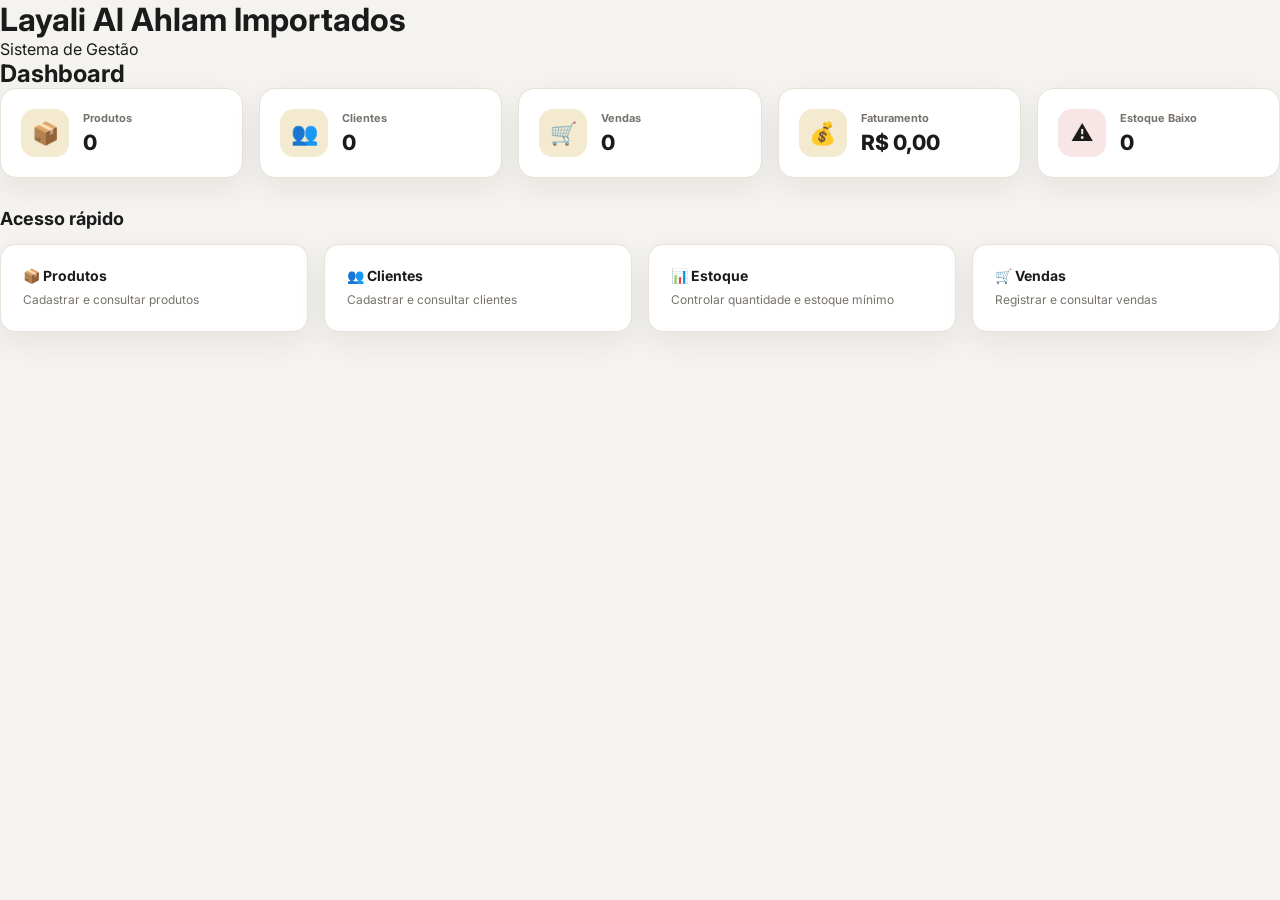
<file: frontend/index.html>
<!DOCTYPE html>
<html lang="pt-BR">

<head>

    <meta charset="UTF-8">

    <meta
        name="viewport"
        content="width=device-width, initial-scale=1.0"
    >

    <title>Dashboard - Layali Al Ahlam</title>

    <link
        rel="stylesheet"
        href="css/style.css"
    >

</head>

<body>

    <!-- ==========================================
         CABEÇALHO
    =========================================== -->

    <header>

        <h1>Layali Al Ahlam Importados</h1>

        <p>Sistema de Gestão</p>

    </header>


    <!-- ==========================================
         CONTEÚDO PRINCIPAL
    =========================================== -->

    <main>

        <h2>Dashboard</h2>


        <!-- ==========================================
             CARDS
        =========================================== -->

        <section class="dashboard-cards">


            <!-- PRODUTOS -->

            <div class="dashboard-card">

                <div class="card-icon">
                    📦
                </div>

                <div>

                    <h3>Produtos</h3>

                    <p
                        id="totalProdutos"
                        class="numero"
                    >
                        0
                    </p>

                </div>

            </div>


            <!-- CLIENTES -->

            <div class="dashboard-card">

                <div class="card-icon">
                    👥
                </div>

                <div>

                    <h3>Clientes</h3>

                    <p
                        id="totalClientes"
                        class="numero"
                    >
                        0
                    </p>

                </div>

            </div>


            <!-- VENDAS -->

            <div class="dashboard-card">

                <div class="card-icon">
                    🛒
                </div>

                <div>

                    <h3>Vendas</h3>

                    <p
                        id="totalVendas"
                        class="numero"
                    >
                        0
                    </p>

                </div>

            </div>


            <!-- FATURAMENTO -->

            <div class="dashboard-card">

                <div class="card-icon">
                    💰
                </div>

                <div>

                    <h3>Faturamento</h3>

                    <p
                        id="valorTotalVendas"
                        class="numero"
                    >
                        R$ 0,00
                    </p>

                </div>

            </div>


            <!-- ESTOQUE BAIXO -->

            <div class="dashboard-card alerta">

                <div class="card-icon">
                    ⚠️
                </div>

                <div>

                    <h3>Estoque Baixo</h3>

                    <p
                        id="estoqueBaixo"
                        class="numero"
                    >
                        0
                    </p>

                </div>

            </div>

        </section>


        <!-- ==========================================
             ACESSO RÁPIDO
        =========================================== -->

        <section class="acesso-rapido">

            <h2>Acesso rápido</h2>


            <div class="menu">


                <a href="produtos.html">

                    <div class="card">

                        <h3>📦 Produtos</h3>

                        <p>
                            Cadastrar e consultar produtos
                        </p>

                    </div>

                </a>


                <a href="clientes.html">

                    <div class="card">

                        <h3>👥 Clientes</h3>

                        <p>
                            Cadastrar e consultar clientes
                        </p>

                    </div>

                </a>


                <a href="estoque.html">

                    <div class="card">

                        <h3>📊 Estoque</h3>

                        <p>
                            Controlar quantidade e estoque mínimo
                        </p>

                    </div>

                </a>


                <a href="vendas.html">

                    <div class="card">

                        <h3>🛒 Vendas</h3>

                        <p>
                            Registrar e consultar vendas
                        </p>

                    </div>

                </a>

            </div>

        </section>

    </main>


    <!-- ==========================================
         JAVASCRIPT
    =========================================== -->

    <script src="js/dashboard.js"></script>

</body>

</html>
</file>
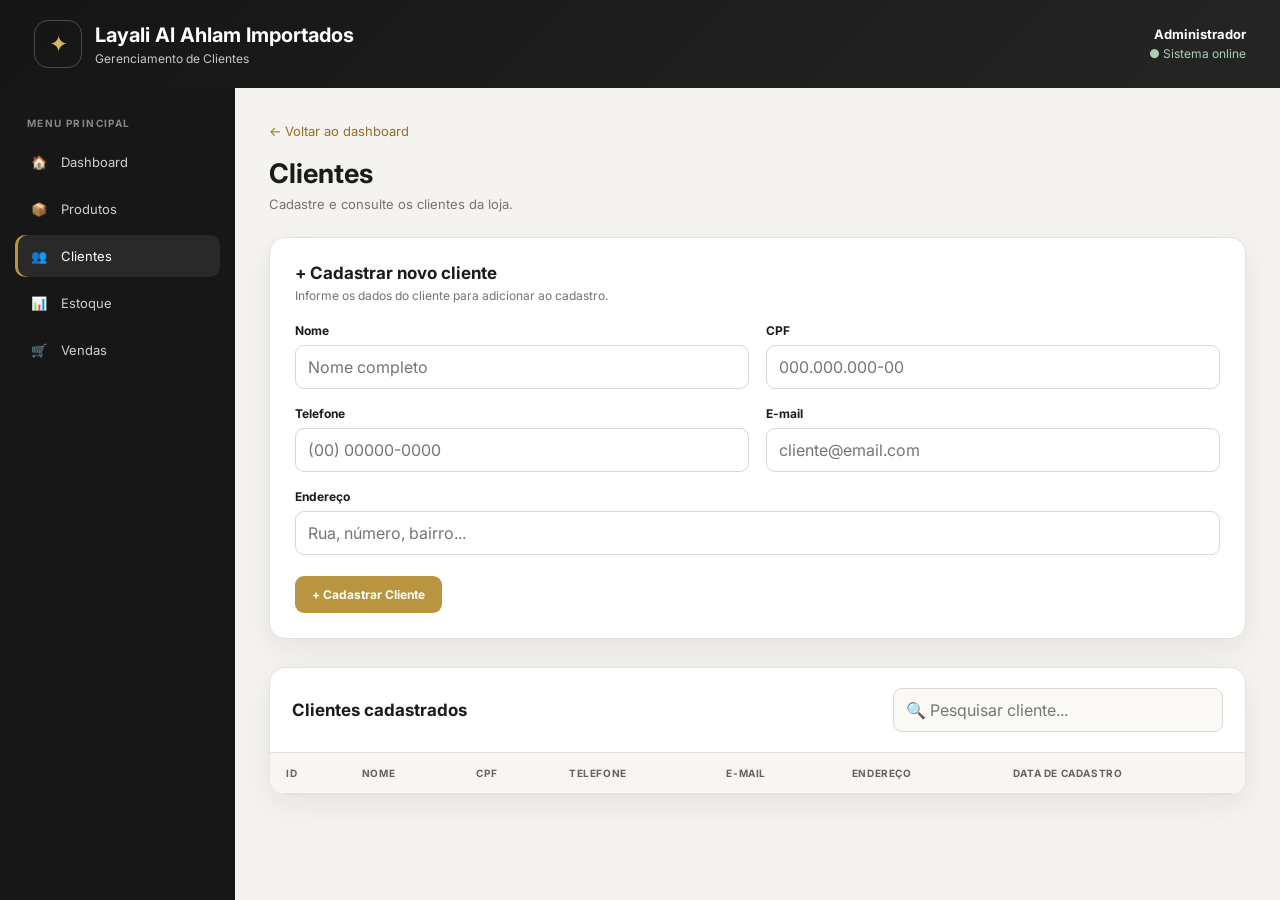
<file: frontend/clientes.html>
<!DOCTYPE html>
<html lang="pt-BR">
<head>
<meta charset="UTF-8">
<meta name="viewport" content="width=device-width, initial-scale=1.0">
<title>Clientes - Layali Al Ahlam</title>
<link rel="stylesheet" href="css/style.css">
</head>
<body>

<header class="app-header">
    <div class="brand">
        <div class="brand-mark">✦</div>
        <div>
            <h1>Layali Al Ahlam Importados</h1>
            <p>Gerenciamento de Clientes</p>
        </div>
    </div>
    <div class="header-user">
        <strong>Administrador</strong>
        <span class="status">● Sistema online</span>
    </div>
</header>

<div class="layout">

<aside class="sidebar">
    <div class="sidebar-title">Menu principal</div>
    <nav><a href="index.html" class=""><span>🏠</span><span>Dashboard</span></a>
<a href="produtos.html" class=""><span>📦</span><span>Produtos</span></a>
<a href="clientes.html" class="active"><span>👥</span><span>Clientes</span></a>
<a href="estoque.html" class=""><span>📊</span><span>Estoque</span></a>
<a href="vendas.html" class=""><span>🛒</span><span>Vendas</span></a></nav>
</aside>

<main class="content">
    <a class="back-link" href="index.html">← Voltar ao dashboard</a>
    <div class="page-heading"><div><h2>Clientes</h2><p>Cadastre e consulte os clientes da loja.</p></div></div>

    <section class="form-card">
        <div class="section-title"><h3>+ Cadastrar novo cliente</h3><p>Informe os dados do cliente para adicionar ao cadastro.</p></div>
        <form id="formCliente">
            <div class="form-grid">
                <div class="field"><label for="nome">Nome</label><input type="text" id="nome" placeholder="Nome completo" required></div>
                <div class="field"><label for="CPF">CPF</label><input type="text" id="CPF" inputmode="numeric" maxlength="14" placeholder="000.000.000-00" autocomplete="off" required></div>
                <div class="field"><label for="telefone">Telefone</label><input type="text" id="telefone" inputmode="numeric" maxlength="15" placeholder="(00) 00000-0000" autocomplete="off" required></div>
                <div class="field"><label for="email">E-mail</label><input type="email" id="email" placeholder="cliente@email.com" required></div>
                <div class="field full"><label for="endereco">Endereço</label><input type="text" id="endereco" placeholder="Rua, número, bairro..." required></div>
            </div>
            <div class="form-actions"><button type="submit" class="primary">+ Cadastrar Cliente</button></div>
        </form>
    </section>

    <section class="table-card">
        <div class="table-header">
            <h3>Clientes cadastrados</h3>
            <div class="search-box"><input type="search" id="pesquisaClientes" placeholder="🔍 Pesquisar cliente..."></div>
        </div>
        <div class="table-wrap">
            <table>
                <thead><tr><th>ID</th><th>Nome</th><th>CPF</th><th>Telefone</th><th>E-mail</th><th>Endereço</th><th>Data de Cadastro</th></tr></thead>
                <tbody id="listaClientes"></tbody>
            </table>
        </div>
    </section>
</main>
</div>
<script src="js/clientes.js"></script>
<script>
document.addEventListener('DOMContentLoaded', () => {
    const campo = document.getElementById('pesquisaClientes');
    campo.addEventListener('input', () => {
        const termo = campo.value.toLowerCase().trim();
        document.querySelectorAll('#listaClientes tr').forEach(linha => {
            linha.style.display = linha.textContent.toLowerCase().includes(termo) ? '' : 'none';
        });
    });
});
</script>
</body>
</html>
</file>
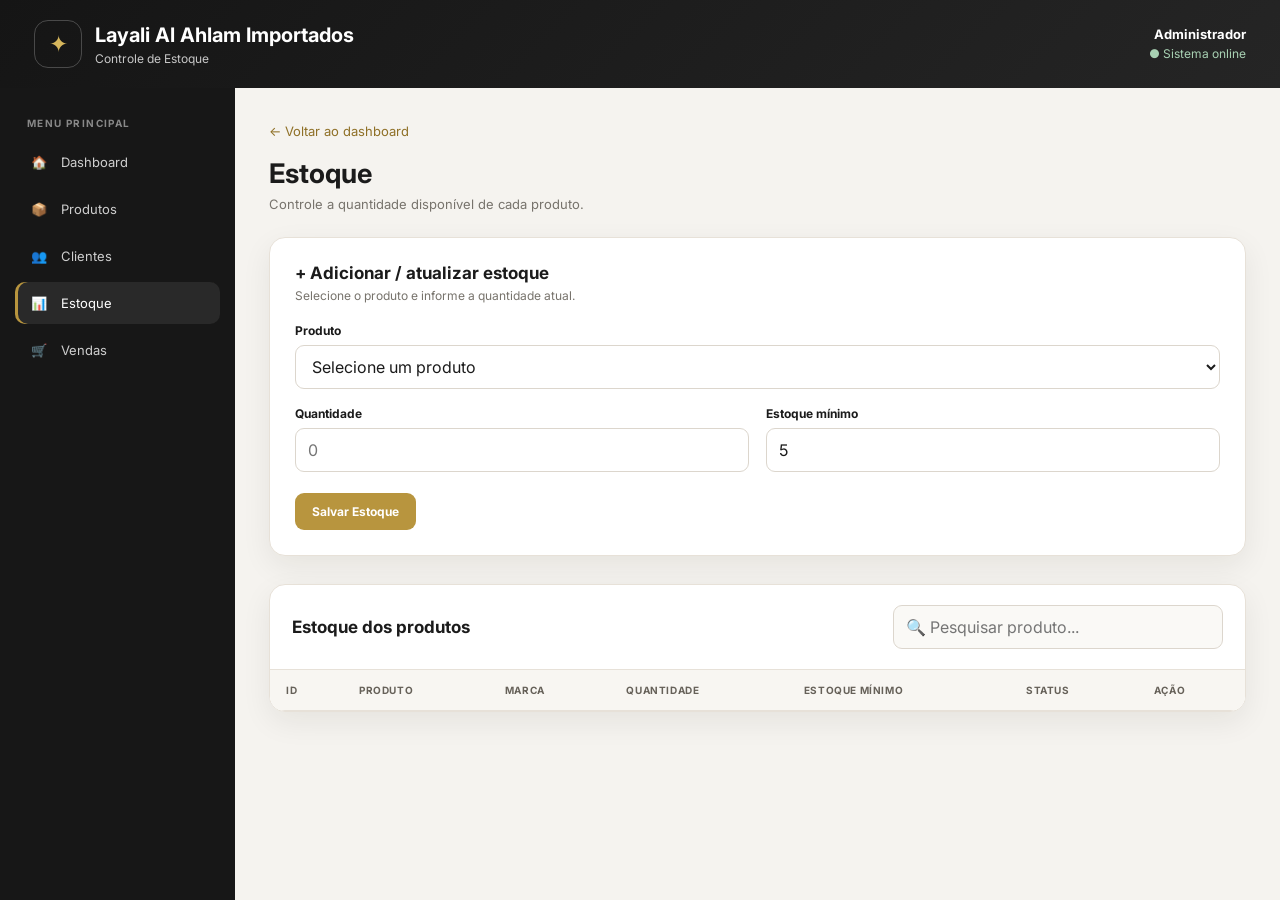
<file: frontend/estoque.html>
<!DOCTYPE html>
<html lang="pt-BR">
<head>
<meta charset="UTF-8">
<meta name="viewport" content="width=device-width, initial-scale=1.0">
<title>Estoque - Layali Al Ahlam</title>
<link rel="stylesheet" href="css/style.css">
</head>
<body>

<header class="app-header">
    <div class="brand">
        <div class="brand-mark">✦</div>
        <div>
            <h1>Layali Al Ahlam Importados</h1>
            <p>Controle de Estoque</p>
        </div>
    </div>
    <div class="header-user">
        <strong>Administrador</strong>
        <span class="status">● Sistema online</span>
    </div>
</header>

<div class="layout">

<aside class="sidebar">
    <div class="sidebar-title">Menu principal</div>
    <nav><a href="index.html" class=""><span>🏠</span><span>Dashboard</span></a>
<a href="produtos.html" class=""><span>📦</span><span>Produtos</span></a>
<a href="clientes.html" class=""><span>👥</span><span>Clientes</span></a>
<a href="estoque.html" class="active"><span>📊</span><span>Estoque</span></a>
<a href="vendas.html" class=""><span>🛒</span><span>Vendas</span></a></nav>
</aside>

<main class="content">
    <a class="back-link" href="index.html">← Voltar ao dashboard</a>
    <div class="page-heading"><div><h2>Estoque</h2><p>Controle a quantidade disponível de cada produto.</p></div></div>

    <section class="form-card">
        <div class="section-title"><h3>+ Adicionar / atualizar estoque</h3><p>Selecione o produto e informe a quantidade atual.</p></div>
        <form id="formEstoque">
            <div class="form-grid">
                <div class="field full">
                    <label for="produto">Produto</label>
                    <select id="produto" required><option value="">Selecione um produto</option></select>
                </div>
                <div class="field">
                    <label for="quantidade">Quantidade</label>
                    <input type="number" id="quantidade" min="0" placeholder="0" required>
                </div>
                <div class="field">
                    <label for="estoque_minimo">Estoque mínimo</label>
                    <input type="number" id="estoque_minimo" min="0" value="5" required>
                </div>
            </div>
            <div class="form-actions"><button type="submit" class="primary">Salvar Estoque</button></div>
        </form>
    </section>

    <section class="table-card">
        <div class="table-header">
            <h3>Estoque dos produtos</h3>
            <div class="search-box"><input type="search" id="pesquisaEstoque" placeholder="🔍 Pesquisar produto..."></div>
        </div>
        <div class="table-wrap">
            <table>
                <thead><tr><th>ID</th><th>Produto</th><th>Marca</th><th>Quantidade</th><th>Estoque Mínimo</th><th>Status</th><th>Ação</th></tr></thead>
                <tbody id="listaEstoque"></tbody>
            </table>
        </div>
    </section>
</main>
</div>
<script src="js/estoque.js"></script>
<script>
document.addEventListener('DOMContentLoaded', () => {
    const campo = document.getElementById('pesquisaEstoque');
    campo.addEventListener('input', () => {
        const termo = campo.value.toLowerCase().trim();
        document.querySelectorAll('#listaEstoque tr').forEach(linha => {
            linha.style.display = linha.textContent.toLowerCase().includes(termo) ? '' : 'none';
        });
    });
});
</script>
</body>
</html>
</file>
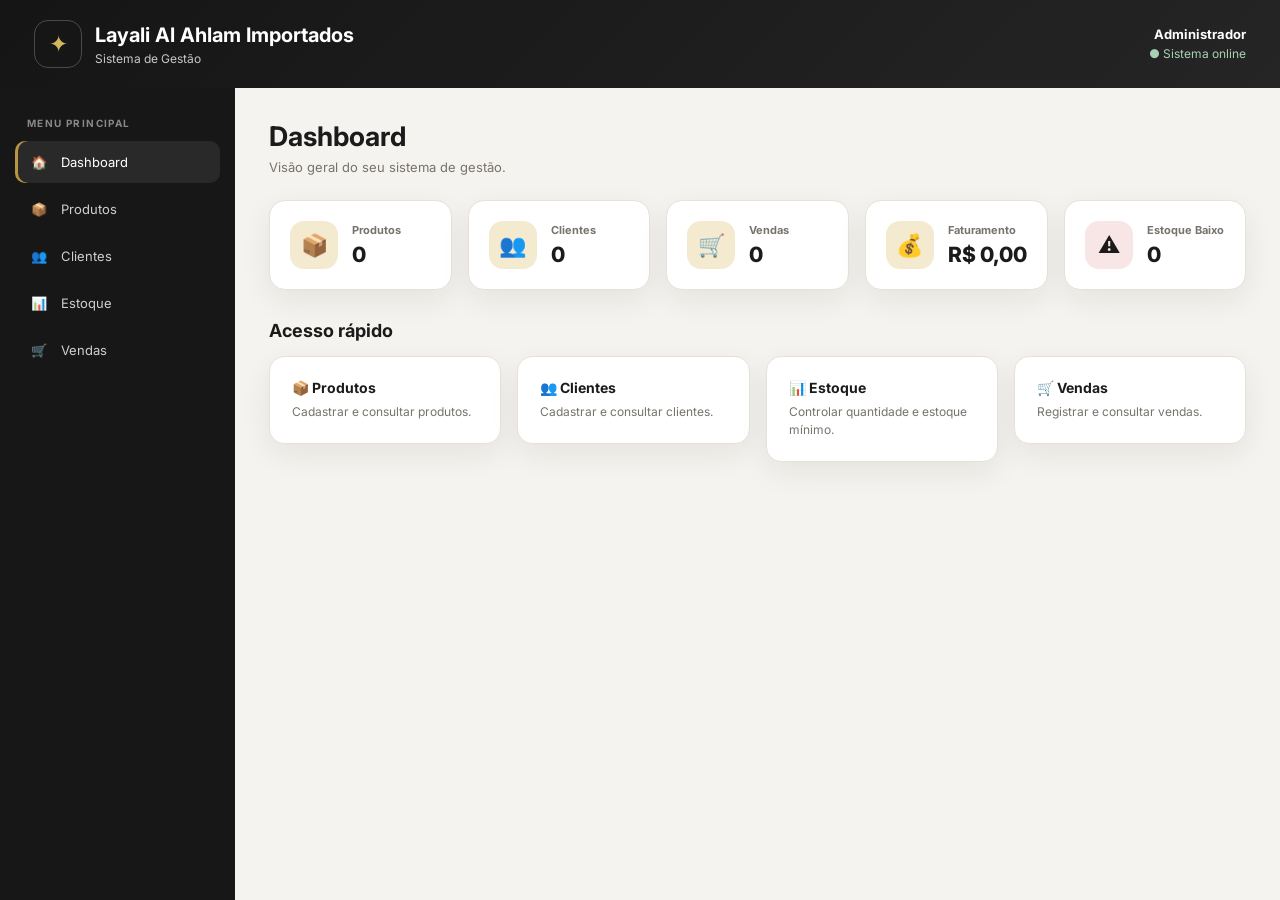
<file: frontend/Layali Projeto.html>
<!DOCTYPE html>
<html lang="pt-BR">
<head>
<meta charset="UTF-8">
<meta name="viewport" content="width=device-width, initial-scale=1.0">
<title>Dashboard - Layali Al Ahlam</title>
<link rel="stylesheet" href="css/style.css">
</head>
<body>

<header class="app-header">
    <div class="brand">
        <div class="brand-mark">✦</div>
        <div>
            <h1>Layali Al Ahlam Importados</h1>
            <p>Sistema de Gestão</p>
        </div>
    </div>
    <div class="header-user">
        <strong>Administrador</strong>
        <span class="status">● Sistema online</span>
    </div>
</header>

<div class="layout">

<aside class="sidebar">
    <div class="sidebar-title">Menu principal</div>
    <nav><a href="index.html" class="active"><span>🏠</span><span>Dashboard</span></a>
<a href="produtos.html" class=""><span>📦</span><span>Produtos</span></a>
<a href="clientes.html" class=""><span>👥</span><span>Clientes</span></a>
<a href="estoque.html" class=""><span>📊</span><span>Estoque</span></a>
<a href="vendas.html" class=""><span>🛒</span><span>Vendas</span></a></nav>
</aside>

<main class="content">
    <div class="page-heading">
        <div>
            <h2>Dashboard</h2>
            <p>Visão geral do seu sistema de gestão.</p>
        </div>
    </div>

    <section class="dashboard-cards">
        <div class="dashboard-card"><div class="card-icon">📦</div><div><h3>Produtos</h3><p id="totalProdutos" class="numero">0</p></div></div>
        <div class="dashboard-card"><div class="card-icon">👥</div><div><h3>Clientes</h3><p id="totalClientes" class="numero">0</p></div></div>
        <div class="dashboard-card"><div class="card-icon">🛒</div><div><h3>Vendas</h3><p id="totalVendas" class="numero">0</p></div></div>
        <div class="dashboard-card"><div class="card-icon">💰</div><div><h3>Faturamento</h3><p id="valorTotalVendas" class="numero">R$ 0,00</p></div></div>
        <div class="dashboard-card alerta"><div class="card-icon">⚠️</div><div><h3>Estoque Baixo</h3><p id="estoqueBaixo" class="numero">0</p></div></div>
    </section>

    <section class="acesso-rapido">
        <h2>Acesso rápido</h2>
        <div class="menu">
            <a href="produtos.html"><div class="card"><h3>📦 Produtos</h3><p>Cadastrar e consultar produtos.</p></div></a>
            <a href="clientes.html"><div class="card"><h3>👥 Clientes</h3><p>Cadastrar e consultar clientes.</p></div></a>
            <a href="estoque.html"><div class="card"><h3>📊 Estoque</h3><p>Controlar quantidade e estoque mínimo.</p></div></a>
            <a href="vendas.html"><div class="card"><h3>🛒 Vendas</h3><p>Registrar e consultar vendas.</p></div></a>
        </div>
    </section>
</main>
</div>
<script src="js/dashboard.js"></script>
</body>
</html>
</file>
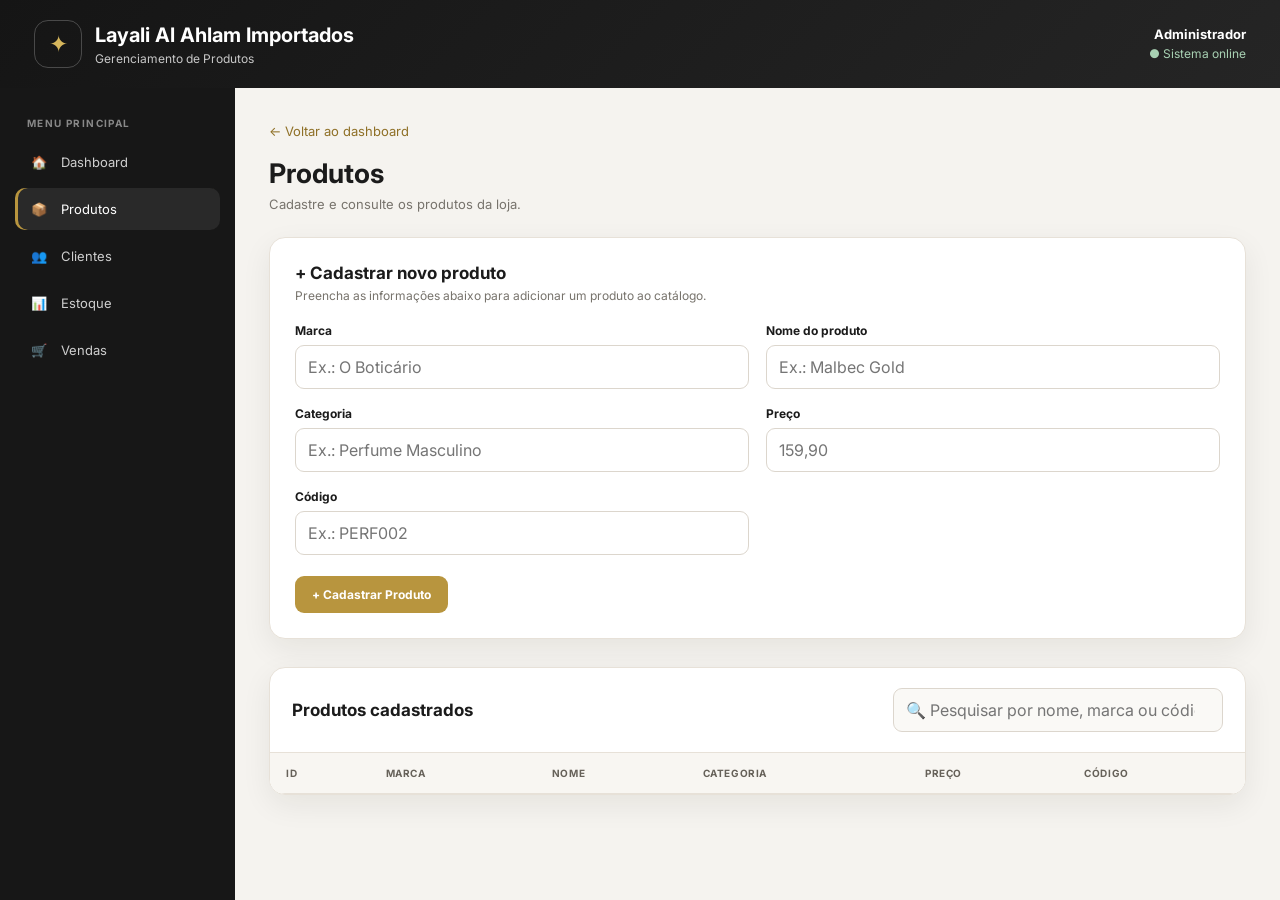
<file: frontend/produtos.html>
<!DOCTYPE html>
<html lang="pt-BR">
<head>
<meta charset="UTF-8">
<meta name="viewport" content="width=device-width, initial-scale=1.0">
<title>Produtos - Layali Al Ahlam</title>
<link rel="stylesheet" href="css/style.css">
</head>
<body>

<header class="app-header">
    <div class="brand">
        <div class="brand-mark">✦</div>
        <div>
            <h1>Layali Al Ahlam Importados</h1>
            <p>Gerenciamento de Produtos</p>
        </div>
    </div>
    <div class="header-user">
        <strong>Administrador</strong>
        <span class="status">● Sistema online</span>
    </div>
</header>

<div class="layout">

<aside class="sidebar">
    <div class="sidebar-title">Menu principal</div>
    <nav><a href="index.html" class=""><span>🏠</span><span>Dashboard</span></a>
<a href="produtos.html" class="active"><span>📦</span><span>Produtos</span></a>
<a href="clientes.html" class=""><span>👥</span><span>Clientes</span></a>
<a href="estoque.html" class=""><span>📊</span><span>Estoque</span></a>
<a href="vendas.html" class=""><span>🛒</span><span>Vendas</span></a></nav>
</aside>

<main class="content">
    <a class="back-link" href="index.html">← Voltar ao dashboard</a>
    <div class="page-heading">
        <div><h2>Produtos</h2><p>Cadastre e consulte os produtos da loja.</p></div>
    </div>

    <section class="form-card">
        <div class="section-title">
            <h3>+ Cadastrar novo produto</h3>
            <p>Preencha as informações abaixo para adicionar um produto ao catálogo.</p>
        </div>
        <form id="formProduto">
            <div class="form-grid">
                <div class="field">
                    <label for="marca">Marca</label>
                    <input type="text" id="marca" placeholder="Ex.: O Boticário" required>
                </div>
                <div class="field">
                    <label for="nome">Nome do produto</label>
                    <input type="text" id="nome" placeholder="Ex.: Malbec Gold" required>
                </div>
                <div class="field">
                    <label for="categoria">Categoria</label>
                    <input type="text" id="categoria" placeholder="Ex.: Perfume Masculino">
                </div>
                <div class="field">
                    <label for="preco">Preço</label>
                    <input type="number" id="preco" step="0.01" min="0" placeholder="159,90" required>
                </div>
                <div class="field">
                    <label for="codigo">Código</label>
                    <input type="text" id="codigo" placeholder="Ex.: PERF002">
                </div>
            </div>
            <div class="form-actions">
                <button type="submit" class="primary">+ Cadastrar Produto</button>
            </div>
        </form>
    </section>

    <section class="table-card">
        <div class="table-header">
            <h3>Produtos cadastrados</h3>
            <div class="search-box">
                <input type="search" id="pesquisaProdutos" placeholder="🔍 Pesquisar por nome, marca ou código...">
            </div>
        </div>
        <div class="table-wrap">
            <table>
                <thead><tr><th>ID</th><th>Marca</th><th>Nome</th><th>Categoria</th><th>Preço</th><th>Código</th></tr></thead>
                <tbody id="listaProdutos"></tbody>
            </table>
        </div>
    </section>
</main>
</div>
<script src="js/produtos.js"></script>
<script>
document.addEventListener('DOMContentLoaded', () => {
    const campo = document.getElementById('pesquisaProdutos');
    campo.addEventListener('input', () => {
        const termo = campo.value.toLowerCase().trim();
        document.querySelectorAll('#listaProdutos tr').forEach(linha => {
            linha.style.display = linha.textContent.toLowerCase().includes(termo) ? '' : 'none';
        });
    });
});
</script>
</body>
</html>
</file>
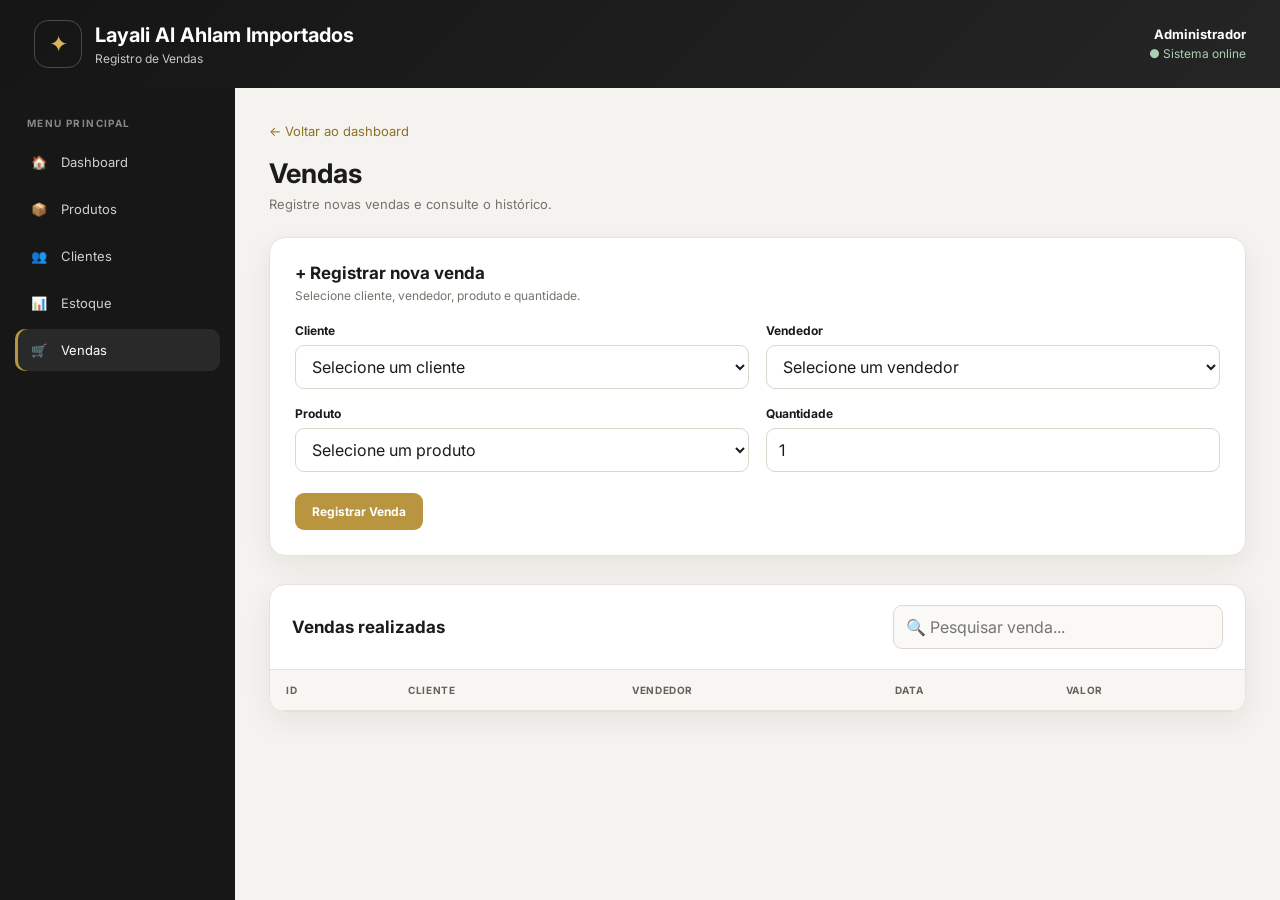
<file: frontend/vendas.html>
<!DOCTYPE html>
<html lang="pt-BR">
<head>
<meta charset="UTF-8">
<meta name="viewport" content="width=device-width, initial-scale=1.0">
<title>Vendas - Layali Al Ahlam</title>
<link rel="stylesheet" href="css/style.css">
</head>
<body>

<header class="app-header">
    <div class="brand">
        <div class="brand-mark">✦</div>
        <div>
            <h1>Layali Al Ahlam Importados</h1>
            <p>Registro de Vendas</p>
        </div>
    </div>
    <div class="header-user">
        <strong>Administrador</strong>
        <span class="status">● Sistema online</span>
    </div>
</header>

<div class="layout">

<aside class="sidebar">
    <div class="sidebar-title">Menu principal</div>
    <nav><a href="index.html" class=""><span>🏠</span><span>Dashboard</span></a>
<a href="produtos.html" class=""><span>📦</span><span>Produtos</span></a>
<a href="clientes.html" class=""><span>👥</span><span>Clientes</span></a>
<a href="estoque.html" class=""><span>📊</span><span>Estoque</span></a>
<a href="vendas.html" class="active"><span>🛒</span><span>Vendas</span></a></nav>
</aside>

<main class="content">
    <a class="back-link" href="index.html">← Voltar ao dashboard</a>
    <div class="page-heading"><div><h2>Vendas</h2><p>Registre novas vendas e consulte o histórico.</p></div></div>

    <section class="form-card">
        <div class="section-title"><h3>+ Registrar nova venda</h3><p>Selecione cliente, vendedor, produto e quantidade.</p></div>
        <form id="formVenda">
            <div class="form-grid">
                <div class="field"><label for="cliente">Cliente</label><select id="cliente" required><option value="">Selecione um cliente</option></select></div>
                <div class="field"><label for="vendedor">Vendedor</label><select id="vendedor" required><option value="">Selecione um vendedor</option></select></div>
                <div class="field"><label for="produto">Produto</label><select id="produto" required><option value="">Selecione um produto</option></select></div>
                <div class="field"><label for="quantidade">Quantidade</label><input type="number" id="quantidade" min="1" value="1" required></div>
            </div>
            <div class="form-actions"><button type="submit" class="primary">Registrar Venda</button></div>
        </form>
    </section>

    <section class="table-card">
        <div class="table-header">
            <h3>Vendas realizadas</h3>
            <div class="search-box"><input type="search" id="pesquisaVendas" placeholder="🔍 Pesquisar venda..."></div>
        </div>
        <div class="table-wrap">
            <table>
                <thead><tr><th>ID</th><th>Cliente</th><th>Vendedor</th><th>Data</th><th>Valor</th></tr></thead>
                <tbody id="listaVendas"></tbody>
            </table>
        </div>
    </section>
</main>
</div>
<script src="js/vendas.js"></script>
<script>
document.addEventListener('DOMContentLoaded', () => {
    const campo = document.getElementById('pesquisaVendas');
    campo.addEventListener('input', () => {
        const termo = campo.value.toLowerCase().trim();
        document.querySelectorAll('#listaVendas tr').forEach(linha => {
            linha.style.display = linha.textContent.toLowerCase().includes(termo) ? '' : 'none';
        });
    });
});
</script>
</body>
</html>
</file>
<file: frontend/css/style.css>
@import url('https://fonts.googleapis.com/css2?family=Inter:wght@400;500;600;700;800&display=swap');

:root{
    --bg:#f5f3ef;
    --surface:#fff;
    --surface-soft:#faf9f6;
    --text:#1b1b1b;
    --muted:#77736c;
    --border:#e7e1d8;
    --dark:#171717;
    --dark-2:#242424;
    --gold:#b8953e;
    --gold-dark:#8f7027;
    --gold-soft:#f4ead0;
    --green:#3f7d55;
    --green-soft:#e6f2e9;
    --yellow:#9a7317;
    --yellow-soft:#fbf0d0;
    --red:#a34242;
    --red-soft:#f8e5e5;
    --shadow:0 10px 30px rgba(35,28,17,.07);
}

*{margin:0;padding:0;box-sizing:border-box}
html{scroll-behavior:smooth}
body{
    font-family:Inter,Arial,sans-serif;
    background:var(--bg);
    color:var(--text);
    min-height:100vh;
}
a{color:inherit}
button,input,select{font:inherit}

.app-header{
    min-height:88px;
    padding:18px 34px;
    background:linear-gradient(135deg,#151515,#252525);
    color:#fff;
    display:flex;
    align-items:center;
    justify-content:space-between;
    gap:20px;
}
.brand{display:flex;align-items:center;gap:13px}
.brand-mark{
    width:48px;height:48px;border-radius:14px;
    display:grid;place-items:center;
    border:1px solid rgba(255,255,255,.22);
    color:#d6b65c;font-size:23px;
}
.brand h1{font-size:20px;line-height:1.2;margin-bottom:4px}
.brand p{font-size:12px;color:#c8c8c8}
.header-user{text-align:right;font-size:12px;line-height:1.5}
.header-user strong{display:block;font-size:13px}
.status{color:#a8d1b3}

.layout{display:flex;min-height:calc(100vh - 88px)}
.sidebar{
    width:235px;
    flex:0 0 235px;
    background:var(--dark);
    color:#fff;
    padding:25px 15px;
}
.sidebar-title{
    color:#888;
    text-transform:uppercase;
    letter-spacing:1.4px;
    font-size:10px;
    font-weight:700;
    margin:4px 12px 12px;
}
.sidebar nav a{
    text-decoration:none;
    display:flex;
    align-items:center;
    gap:12px;
    padding:13px 14px;
    margin-bottom:5px;
    border-radius:10px;
    color:#cfcfcf;
    font-size:13px;
    transition:.2s;
}
.sidebar nav a:hover{background:#292929;color:#fff}
.sidebar nav a.active{
    background:#292929;
    color:#fff;
    box-shadow:inset 3px 0 var(--gold);
}
.sidebar nav a span:first-child{width:20px;text-align:center}

.content{
    width:100%;
    max-width:1450px;
    margin:0 auto;
    padding:32px 34px 50px;
}
.page-heading{
    display:flex;
    align-items:flex-end;
    justify-content:space-between;
    gap:20px;
    margin-bottom:25px;
}
.page-heading h2{font-size:27px;margin-bottom:6px}
.page-heading p{color:var(--muted);font-size:13px}
.back-link{
    display:inline-flex;
    text-decoration:none;
    color:var(--gold-dark);
    font-size:13px;
    margin-bottom:18px;
}
.back-link:hover{text-decoration:underline}

.dashboard-cards{
    display:grid;
    grid-template-columns:repeat(5,1fr);
    gap:16px;
    margin-bottom:30px;
}
.dashboard-card{
    background:var(--surface);
    border:1px solid var(--border);
    border-radius:16px;
    padding:20px;
    display:flex;
    align-items:center;
    gap:14px;
    box-shadow:var(--shadow);
    transition:.2s;
}
.dashboard-card:hover{transform:translateY(-2px)}
.card-icon{
    width:48px;height:48px;
    flex:0 0 48px;
    border-radius:14px;
    display:grid;
    place-items:center;
    background:var(--gold-soft);
    font-size:22px;
}
.dashboard-card.alerta .card-icon{background:var(--red-soft)}
.dashboard-card h3{font-size:11px;color:var(--muted);margin-bottom:5px;font-weight:700}
.numero{font-size:21px;font-weight:800;white-space:nowrap}

.acesso-rapido{margin-top:20px}
.acesso-rapido h2{font-size:18px;margin-bottom:15px}
.menu,.quick-grid{
    display:grid;
    grid-template-columns:repeat(4,1fr);
    gap:16px;
}
.menu a{text-decoration:none}
.card,.quick-card{
    background:var(--surface);
    border:1px solid var(--border);
    border-radius:15px;
    padding:22px;
    box-shadow:var(--shadow);
    transition:.2s;
}
.card:hover,.quick-card:hover{
    transform:translateY(-3px);
    border-color:#d7c38f;
}
.card h3,.quick-card h3{font-size:14px;margin-bottom:7px}
.card p,.quick-card p{font-size:12px;line-height:1.5;color:var(--muted)}
.quick-card .icon{font-size:25px;margin-bottom:13px}

.form-card,.table-card{
    background:var(--surface);
    border:1px solid var(--border);
    border-radius:16px;
    box-shadow:var(--shadow);
}
.form-card{padding:25px;margin-bottom:28px}
.section-title{margin-bottom:20px}
.section-title h3{font-size:17px;margin-bottom:5px}
.section-title p{font-size:12px;color:var(--muted)}
.form-grid{display:grid;grid-template-columns:repeat(2,1fr);gap:17px}
.field.full{grid-column:1/-1}
label{display:block;font-size:12px;font-weight:700;margin-bottom:7px}
input,select{
    width:100%;
    min-height:44px;
    border:1px solid #dcd6cd;
    border-radius:9px;
    background:#fff;
    color:var(--text);
    padding:10px 12px;
    outline:none;
    transition:.2s;
}
input:focus,select:focus{
    border-color:var(--gold);
    box-shadow:0 0 0 3px rgba(184,149,62,.12);
}
.form-actions{display:flex;gap:10px;margin-top:21px}
button{
    border:0;border-radius:9px;
    background:var(--dark);color:#fff;
    padding:11px 17px;
    font-size:12px;font-weight:700;
    cursor:pointer;transition:.2s;
}
button:hover{background:#333}
button.primary{background:var(--gold)}
button.primary:hover{background:#a17f30}

.btn-editar-estoque{
    background:#f1ead7;
    color:#6e571e;
    border:1px solid #dfcea0;
    padding:8px 11px;
    font-size:11px;
    border-radius:8px;
}
.btn-editar-estoque:hover{
    background:#e8ddc2;
    color:#564514;
}

.table-card{overflow:hidden}
.table-header{
    display:flex;
    align-items:center;
    justify-content:space-between;
    gap:15px;
    padding:20px 22px;
    border-bottom:1px solid var(--border);
}
.table-header h3{font-size:17px}
.search-box{width:330px;max-width:100%}
.search-box input{background:var(--surface-soft)}
.table-wrap{overflow-x:auto}
table{
    width:100%;
    border-collapse:collapse;
    background:#fff;
    margin:0;
}
th,td{
    padding:14px 16px;
    border-bottom:1px solid var(--border);
    text-align:left;
    font-size:12px;
    white-space:nowrap;
}
th{
    background:#f8f6f2;
    color:#666159;
    font-size:10px;
    text-transform:uppercase;
    letter-spacing:.6px;
}
tbody tr:hover{background:#fcfbf8}
tbody tr:last-child td{border-bottom:0}
.price{font-weight:800;color:#725d22}
.badge{
    display:inline-flex;
    align-items:center;
    padding:5px 9px;
    border-radius:999px;
    font-size:10px;
    font-weight:800;
}
.badge.ok{background:var(--green-soft);color:var(--green)}
.badge.low{background:var(--yellow-soft);color:var(--yellow)}
.badge.empty{background:var(--red-soft);color:var(--red)}
.empty-state{text-align:center;padding:35px;color:var(--muted);font-size:13px}

hr{border:0}

@media(max-width:1200px){
    .dashboard-cards{grid-template-columns:repeat(3,1fr)}
}
@media(max-width:950px){
    .menu,.quick-grid{grid-template-columns:repeat(2,1fr)}
    .sidebar{width:75px;flex-basis:75px;padding:20px 10px}
    .sidebar-title,.sidebar nav a span:last-child{display:none}
    .sidebar nav a{justify-content:center;padding:13px 8px;font-size:18px}
    .sidebar nav a span:first-child{width:auto}
}
@media(max-width:700px){
    .app-header{padding:15px 18px}
    .brand h1{font-size:16px}
    .brand-mark{width:42px;height:42px}
    .header-user{display:none}
    .content{padding:25px 15px 40px}
    .dashboard-cards{grid-template-columns:1fr 1fr}
    .form-grid{grid-template-columns:1fr}
    .field.full{grid-column:auto}
    .table-header{align-items:flex-start;flex-direction:column}
    .search-box{width:100%}
}
@media(max-width:480px){
    .dashboard-cards,.menu,.quick-grid{grid-template-columns:1fr}
    .sidebar{width:60px;flex-basis:60px}
    .page-heading h2{font-size:23px}
}
</file>
